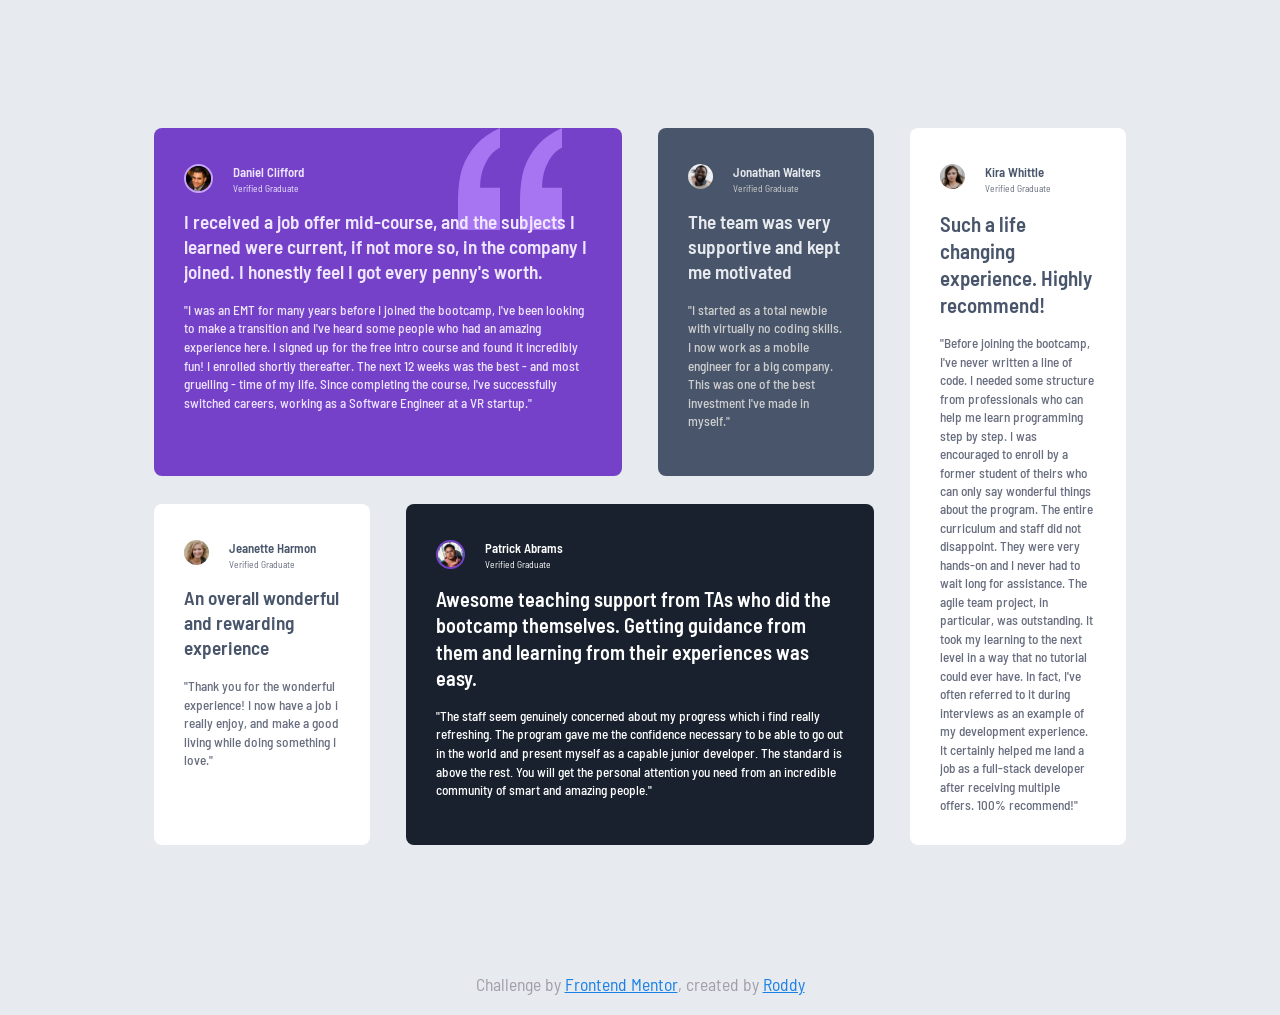
<file: index.html>
<!DOCTYPE html>
<html lang="en">
<head>
  <meta charset="UTF-8">
  <meta name="viewport" content="width=device-width, initial-scale=1.0"/>
  <title>Testimonials</title>
  <link rel="stylesheet" href="styles/style.css">
  <link rel="shortcut icon" href="Assets/Images/favicon-32x32.png" type="image/x-icon">
</head>
<body>
  <main>
    
    <div class="testimony">
      <div class="profile">
        <img src="Assets/Images/image-daniel.jpg" alt="Daniel Clifford">
        <div class="profile-name">
          <p>Daniel Clifford</p>
          <p>Verified Graduate</p>
        </div>
      </div>
      
      <div class="write-up">
        <p>
          I received a job offer mid-course, and the subjects I learned were current, if not more so, in the company I joined. I honestly feel I got every penny's worth.
        </p>
        <p>
          "I was an EMT for many years before I joined the bootcamp, I've been looking to make a transition and I've heard some people who had an amazing experience here. I signed up for the free intro course and found it incredibly fun! I enrolled shortly thereafter. The next 12 weeks was the best - and most gruelling - time of my life. Since completing the course, I've successfully switched careers, working as a Software Engineer at a VR startup."
        </p>
      </div>
    </div>
    
    
    <div class="testimony">
      <div class="profile">
        <img src="Assets/Images/image-jonathan.jpg" alt="Jonathan Walters">
        <div class="profile-name">
          <p>Jonathan Walters</p>
          <p>Verified Graduate</p>
        </div>
      </div>
      
      <div class="write-up">
        <p>
          The team was very supportive and kept me motivated
        </p>
        <p>
          "I started as a total newbie with virtually no coding skills. I now work as a mobile engineer for a big company. This was one of the best investment I've made in myself."
        </p>
      </div>
    </div>
    
    
    
    <div class="testimony">
      <div class="profile">
        <img src="Assets/Images/image-jeanette.jpg" alt="Jeanette Harmon">
        <div class="profile-name">
          <p>Jeanette Harmon</p>
          <p>Verified Graduate</p>
        </div>
      </div>
      
      <div class="write-up">
        <p>
          An overall wonderful and rewarding experience
        </p>
        <p>
          "Thank you for the wonderful experience! I now have a job i really enjoy, and make a good living while doing something I love."
        </p>
      </div>
    </div>
    
    
    
    <div class="testimony">
      <div class="profile">
        <img src="Assets/Images/image-patrick.jpg" alt="Patrick Abrams">
        <div class="profile-name">
          <p>Patrick Abrams</p>
          <p>Verified Graduate</p>
        </div>
      </div>
      
      <div class="write-up">
        <p>
          Awesome teaching support from TAs who did the bootcamp themselves. Getting guidance from them and learning from their experiences was easy.
        </p>
        <p>
          "The staff seem genuinely concerned about my progress which i find really refreshing. The program gave me the confidence necessary to be able to go out in the world and present myself as a capable junior developer. The standard is above the rest. You will get the personal attention you need from an incredible community of smart and amazing people."
        </p>
      </div>
    </div>
    
    
    
    <div class="testimony">
      <div class="profile">
        <img src="Assets/Images/image-kira.jpg" alt="Kira Whittle">
        <div class="profile-name">
          <p>Kira Whittle</p>
          <p>Verified Graduate</p>
        </div>
      </div>
      
      <div class="write-up">
        <p>
          Such a life changing experience. Highly recommend!
        </p>
        <p>
          "Before joining the bootcamp, I've never written a line of code. I needed some structure from professionals who can help me learn programming step by step. I was encouraged to enroll by a former student of theirs who can only say wonderful things about the program. The entire curriculum and staff did not disappoint. They were very hands-on and I never had to wait long for assistance. The agile team project, in particular, was outstanding. It took my learning to the next level in a way that no tutorial could ever have. In fact, I've often referred to it during interviews as an example of my development experience. It certainly helped me land a job as a full-stack developer after receiving multiple offers. 100% recommend!"
        </p>
      </div>
    </div>

  </main>
  
  
  <p class="accredition">Challenge by <a href="frontendmentor.io">Frontend Mentor</a>, created by <a href="https://www.frontendmentor.io/profile/Roddy470">Roddy</a></p>
</body>
</html>
</file>
<file: styles/style.css>
@import url('https://fonts.googleapis.com/css2?family=Barlow+Semi+Condensed:ital,wght@0,100;0,200;0,300;0,400;0,500;0,600;0,700;0,800;0,900;1,100;1,200;1,300;1,400;1,500;1,600;1,700;1,800;1,900&display=swap');

* {
  padding: 0;
  margin: 0;
  overflow-x: hidden;
  scroll-behavior: smooth;
  font-family: "Barlow Semi Condensed", sans-serif;
  font-style: normal;
}

body {
  background: hsl(214,17%,92%);
}

main {
  margin: 15% 8%;
  display: grid;
  grid-template-columns: 1fr;
  grid-row-gap: 28px;
}

main .testimony {
  padding: 36px 30px 30px;
  border-radius: 8px;
}

.testimony:nth-of-type(1) {
  color: hsl(260,100%,95%);
  background: hsl(263,55%,52%);
}

.testimony:nth-of-type(1) .profile img {
  border: 2px solid hsl(264,82%,80%);
}

.testimony:nth-of-type(2) {
  background: hsl(217,19%,35%);
}

.testimony:nth-of-type(2) p:nth-of-type(1) {
  color: hsl(214,17%,92%);
}

.testimony:nth-of-type(2) p:nth-of-type(2) {
  color: hsl(0,0%,81%);
}

.testimony:nth-of-type(3) {
  background: hsl(0,0%,100%);
}

.testimony:nth-of-type(3) p:nth-of-type(1) {
  color: hsl(217,19%,35%);
}

.testimony:nth-of-type(3) p:nth-of-type(2) {
  color: hsl(224,10%,45%);
}

.testimony:nth-of-type(4) {
  background: hsl(219,29%,14%);
  color: hsl(0,0%,100%);
}

.testimony:nth-of-type(4) .profile img {
  border: 2px solid hsl(263,55%,52%);
}

.testimony:nth-of-type(5) {
  background: hsl(0,0%,100%);
}

.testimony:nth-of-type(5) p:nth-of-type(1) {
  color: hsl(217,19%,35%);
}

.testimony:nth-of-type(5) p:nth-of-type(2) {
  color: hsl(224,10%,45%);
}

.testimony .profile {
  display: flex;
  gap: 20px;
  margin-bottom: 16px;
}

.testimony .profile img {
  width: 25px;
  height: 25px;
  border-radius: 50%;
}

.testimony .profile .profile-name p:nth-of-type(1) {
  font-size: 0.8rem;
  padding-bottom: 2px;
  font-weight: 600;
}

.testimony .profile .profile-name p:nth-of-type(2) {
  font-size: 0.6rem;
  font-weight: 400;
}

.testimony .write-up p:nth-of-type(1) {
  font-size: 1.2rem;
  margin-bottom: 16px;
  font-weight: 600;
  line-height: 1.3;
}

.testimony .write-up p:nth-of-type(2) {
  font-size: 0.83rem;
  line-height: 1.4;
  font-weight: 500;
}

.testimony:nth-of-type(4) .write-up p:nth-of-type(1) {
  font-size: 1.26rem;
}

.testimony:nth-of-type(4) .write-up p:nth-of-type(2) {
  font-size: 0.828rem;
}

.testimony:nth-of-type(5) .write-up p:nth-of-type(1) {
  font-size: 1.3rem;
}

.testimony:nth-of-type(5) .write-up p:nth-of-type(2) {
  font-size: 0.825rem;
}





.accredition {
  color: hsl(270,7%,64%);
  font-size: 0.8rem;
  text-align: center;
  margin-top: 60px;
  margin-bottom: 20px;
}

.accredition a {
  color: hsl(210,80%,50%);
}





@media screen and (min-width:1200px){
  main {
    grid-template-columns: 1fr 1fr 1fr 1fr;
    grid-column-gap: 36px;
    margin: 10% 12%;
  }
  
  .testimony:nth-of-type(1) {
    grid-area: 1/1/2/3;
    background-image: url("bg-pattern-quotation.svg");
    background-repeat: no-repeat;
    background-position: calc(100% - 60px) top;3;
  }  
  
  .testimony:nth-of-type(2) {
    grid-area: 1/3/2/4;
  }
  
  .testimony:nth-of-type(3) {
    grid-area: 2/1/3/2;
  }
  
  .testimony:nth-of-type(4) {
    grid-area: 2/2/3/4;
  }
  
  .testimony:nth-of-type(5) {
    grid-area: 1/4/3/5;
  }
  
  
  
  .accredition {
    font-size: 1.1rem;
  }
  
}
</file>
